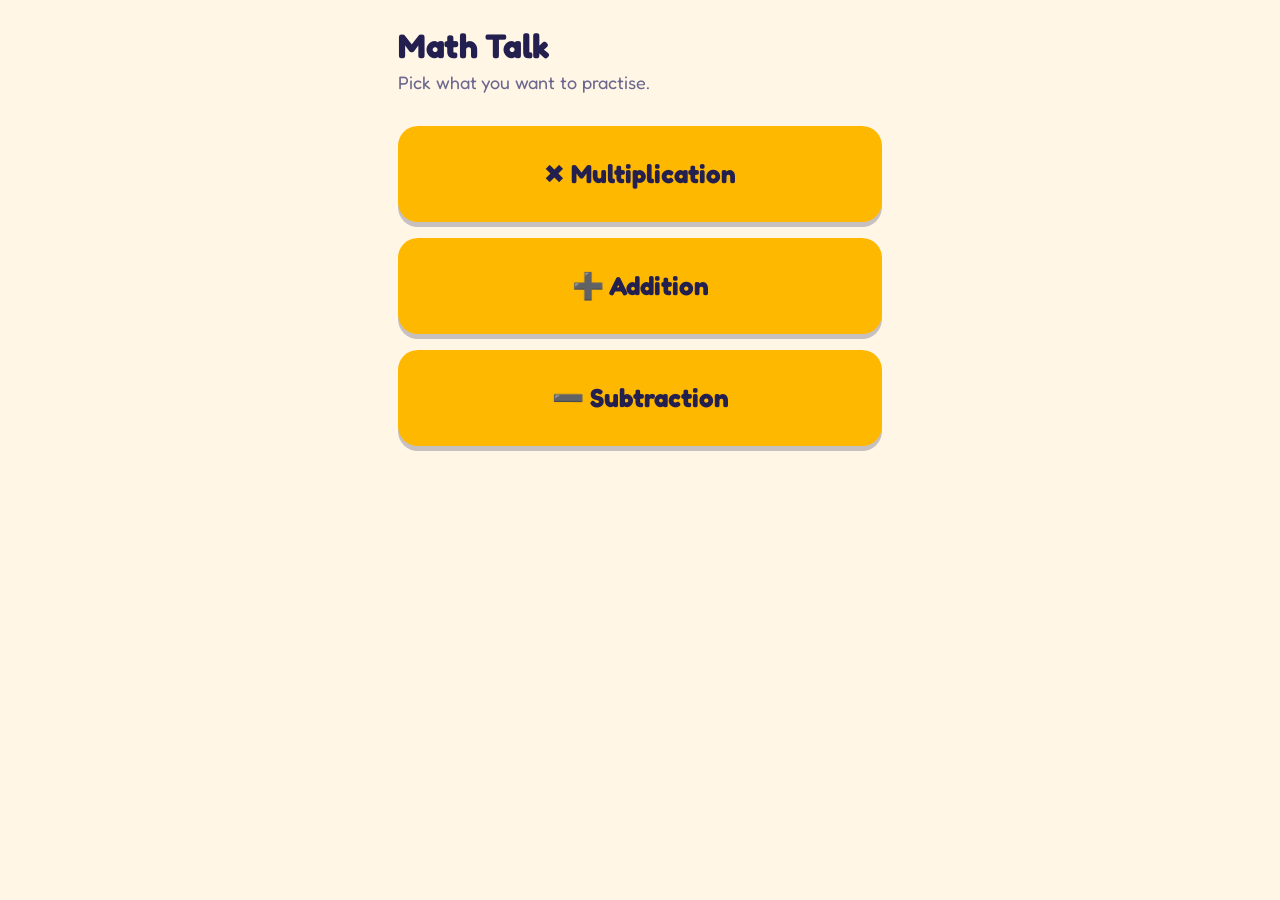
<file: index.html>
<!DOCTYPE html>
<html lang="en">
<head>
<meta charset="utf-8">
<meta name="viewport" content="width=device-width, initial-scale=1, viewport-fit=cover">
<meta name="apple-mobile-web-app-capable" content="yes">
<meta name="apple-mobile-web-app-title" content="Math Talk">
<title>Math Talk</title>
<link rel="preconnect" href="https://fonts.googleapis.com">
<link rel="preconnect" href="https://fonts.gstatic.com" crossorigin>
<link href="https://fonts.googleapis.com/css2?family=Fredoka:wght@400;500;600;700&display=swap" rel="stylesheet">
<link rel="stylesheet" href="style.css">
</head>
<body>
<main>

  <section class="screen on" aria-label="Home">
    <h1>Math Talk</h1>
    <p class="sub">Pick what you want to practise.</p>
    <div class="menu">
      <a class="btn" href="multiplication.html">✖️ Multiplication</a>
      <a class="btn" href="addition.html">➕ Addition</a>
      <a class="btn" href="subtraction.html">➖ Subtraction</a>
    </div>
  </section>

</main>
</body>
</html>
</file>
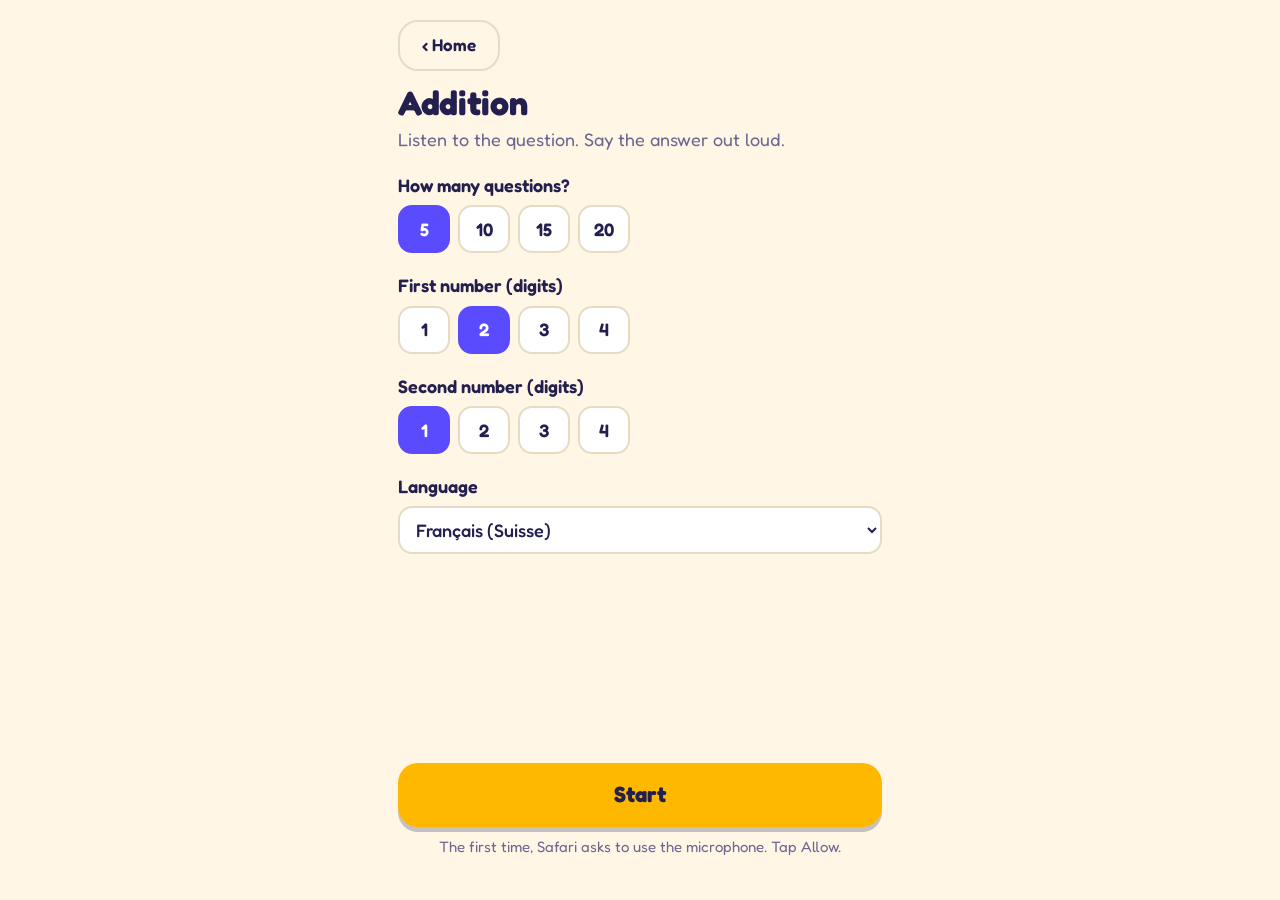
<file: addition.html>
<!DOCTYPE html>
<html lang="en">
<head>
<meta charset="utf-8">
<meta name="viewport" content="width=device-width, initial-scale=1, viewport-fit=cover">
<meta name="apple-mobile-web-app-capable" content="yes">
<meta name="apple-mobile-web-app-title" content="Math Talk">
<title>Math Talk · Addition</title>
<link rel="preconnect" href="https://fonts.googleapis.com">
<link rel="preconnect" href="https://fonts.gstatic.com" crossorigin>
<link href="https://fonts.googleapis.com/css2?family=Fredoka:wght@400;500;600;700&display=swap" rel="stylesheet">
<link rel="stylesheet" href="style.css">
</head>
<body data-mode="add">
<main>

  <!-- Setup -->
  <section id="s-setup" class="screen on" aria-label="Setup">
    <div class="tools" style="margin:0 0 6px"><a class="btn ghost" href="index.html">‹ Home</a></div>
    <h1>Addition</h1>
    <p class="sub">Listen to the question. Say the answer out loud.</p>

    <fieldset>
      <legend>How many questions?</legend>
      <div class="chips" id="countChips"></div>
    </fieldset>
    <fieldset>
      <legend>First number (digits)</legend>
      <div class="chips" id="digit1Chips"></div>
    </fieldset>
    <fieldset>
      <legend>Second number (digits)</legend>
      <div class="chips" id="digit2Chips"></div>
    </fieldset>
    <fieldset>
      <legend><label for="lang">Language</label></legend>
      <select id="lang">
        <option value="en-US">English</option>
        <option value="fr-CH">Français (Suisse)</option>
        <option value="fr-FR">Français (France)</option>
        <option value="vi-VN">Tiếng Việt</option>
      </select>
    </fieldset>

    <div style="flex:1"></div>
    <div class="warn" id="supportWarn"></div>
    <button class="btn" id="startBtn">Start</button>
    <p class="note">The first time, Safari asks to use the microphone. Tap Allow.</p>
  </section>

  <!-- Quiz -->
  <section id="s-quiz" class="screen" aria-label="Quiz">
    <div class="top">
      <button class="btn ghost" id="quitBtn" aria-label="Stop the quiz">Stop</button>
      <div class="bar" role="progressbar" aria-label="Progress"><i id="barFill"></i></div>
      <div class="count" id="count">1/10</div>
    </div>

    <div class="warn" id="micWarn"></div>

    <div class="card" id="card">
      <div class="q" id="q" aria-live="polite">7<span class="x">×</span>8</div>
      <div class="grid" id="dots" aria-hidden="true"></div>
    </div>

    <div class="micwrap">
      <button class="mic" id="mic" aria-label="Tap to answer by voice">
        <svg viewBox="0 0 24 24" fill="none" stroke="currentColor" stroke-width="2" stroke-linecap="round" stroke-linejoin="round" aria-hidden="true"><rect x="9" y="3" width="6" height="12" rx="3"/><path d="M5 11a7 7 0 0 0 14 0M12 18v3"/></svg>
      </button>
      <div class="status" id="status" aria-live="polite">&nbsp;</div>
      <div class="heard" id="heard">&nbsp;</div>
    </div>

    <form class="row" id="typeForm" onsubmit="return false">
      <input id="typed" type="text" inputmode="numeric" pattern="[0-9]*" autocomplete="off" placeholder="Or type the answer" aria-label="Type the answer">
      <button class="btn" id="typeGo" type="button">Answer</button>
    </form>

    <div class="tools">
      <button class="btn ghost" id="repeatBtn">Hear again</button>
      <button class="btn ghost" id="skipBtn">Skip</button>
    </div>
  </section>

  <!-- Result -->
  <section id="s-result" class="screen" aria-label="Result">
    <h1 style="text-align:center">All done!</h1>
    <div class="big" id="score">8/10</div>
    <div class="stars" id="stars" aria-hidden="true"></div>
    <p class="rtext" id="rtext"></p>
    <div class="miss" id="miss" style="display:none"></div>
    <div style="flex:1"></div>
    <button class="btn" id="againBtn">Play again</button>
    <div class="tools" style="justify-content:center"><button class="btn ghost" id="homeBtn">Change settings</button><a class="btn ghost" href="index.html">Home</a></div>
  </section>

</main>

<script src="app.js"></script>
</body>
</html>
</file>
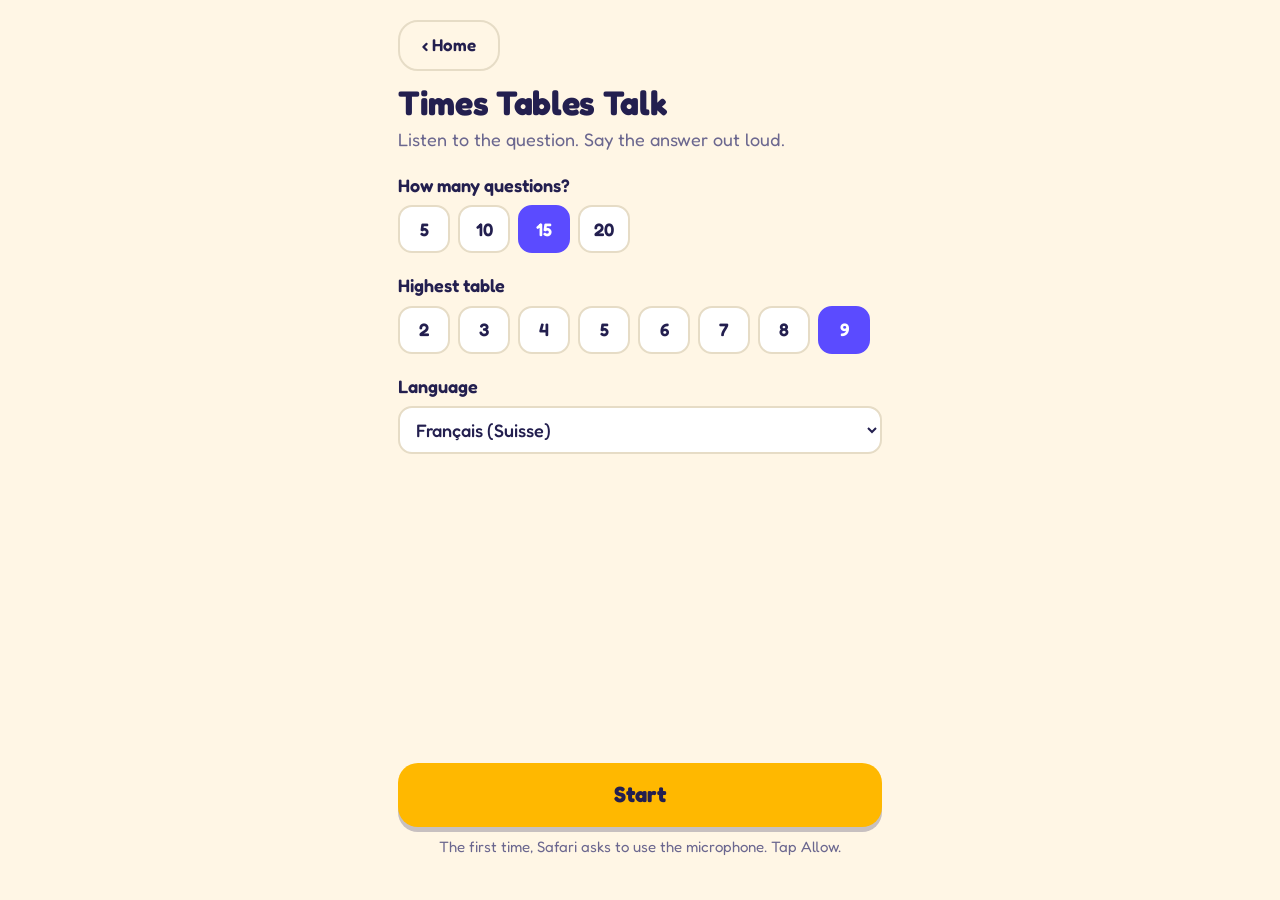
<file: multiplication.html>
<!DOCTYPE html>
<html lang="en">
<head>
<meta charset="utf-8">
<meta name="viewport" content="width=device-width, initial-scale=1, viewport-fit=cover">
<meta name="apple-mobile-web-app-capable" content="yes">
<meta name="apple-mobile-web-app-title" content="Math Talk">
<title>Math Talk · Multiplication</title>
<link rel="preconnect" href="https://fonts.googleapis.com">
<link rel="preconnect" href="https://fonts.gstatic.com" crossorigin>
<link href="https://fonts.googleapis.com/css2?family=Fredoka:wght@400;500;600;700&display=swap" rel="stylesheet">
<link rel="stylesheet" href="style.css">
</head>
<body data-mode="mul">
<main>

  <!-- Setup -->
  <section id="s-setup" class="screen on" aria-label="Setup">
    <div class="tools" style="margin:0 0 6px"><a class="btn ghost" href="index.html">‹ Home</a></div>
    <h1>Times Tables Talk</h1>
    <p class="sub">Listen to the question. Say the answer out loud.</p>

    <fieldset>
      <legend>How many questions?</legend>
      <div class="chips" id="countChips"></div>
    </fieldset>
    <fieldset>
      <legend>Highest table</legend>
      <div class="chips" id="maxChips"></div>
    </fieldset>
    <fieldset>
      <legend><label for="lang">Language</label></legend>
      <select id="lang">
        <option value="en-US">English</option>
        <option value="fr-CH">Français (Suisse)</option>
        <option value="fr-FR">Français (France)</option>
        <option value="vi-VN">Tiếng Việt</option>
      </select>
    </fieldset>

    <div style="flex:1"></div>
    <div class="warn" id="supportWarn"></div>
    <button class="btn" id="startBtn">Start</button>
    <p class="note">The first time, Safari asks to use the microphone. Tap Allow.</p>
  </section>

  <!-- Quiz -->
  <section id="s-quiz" class="screen" aria-label="Quiz">
    <div class="top">
      <button class="btn ghost" id="quitBtn" aria-label="Stop the quiz">Stop</button>
      <div class="bar" role="progressbar" aria-label="Progress"><i id="barFill"></i></div>
      <div class="count" id="count">1/10</div>
    </div>

    <div class="warn" id="micWarn"></div>

    <div class="card" id="card">
      <div class="q" id="q" aria-live="polite">7<span class="x">×</span>8</div>
      <div class="grid" id="dots" aria-hidden="true"></div>
    </div>

    <div class="micwrap">
      <button class="mic" id="mic" aria-label="Tap to answer by voice">
        <svg viewBox="0 0 24 24" fill="none" stroke="currentColor" stroke-width="2" stroke-linecap="round" stroke-linejoin="round" aria-hidden="true"><rect x="9" y="3" width="6" height="12" rx="3"/><path d="M5 11a7 7 0 0 0 14 0M12 18v3"/></svg>
      </button>
      <div class="status" id="status" aria-live="polite">&nbsp;</div>
      <div class="heard" id="heard">&nbsp;</div>
    </div>

    <form class="row" id="typeForm" onsubmit="return false">
      <input id="typed" type="text" inputmode="numeric" pattern="[0-9]*" autocomplete="off" placeholder="Or type the answer" aria-label="Type the answer">
      <button class="btn" id="typeGo" type="button">Answer</button>
    </form>

    <div class="tools">
      <button class="btn ghost" id="repeatBtn">Hear again</button>
      <button class="btn ghost" id="skipBtn">Skip</button>
    </div>
  </section>

  <!-- Result -->
  <section id="s-result" class="screen" aria-label="Result">
    <h1 style="text-align:center">All done!</h1>
    <div class="big" id="score">8/10</div>
    <div class="stars" id="stars" aria-hidden="true"></div>
    <p class="rtext" id="rtext"></p>
    <div class="miss" id="miss" style="display:none"></div>
    <div style="flex:1"></div>
    <button class="btn" id="againBtn">Play again</button>
    <div class="tools" style="justify-content:center"><button class="btn ghost" id="homeBtn">Change settings</button><a class="btn ghost" href="index.html">Home</a></div>
  </section>

</main>

<script src="app.js"></script>
</body>
</html>
</file>
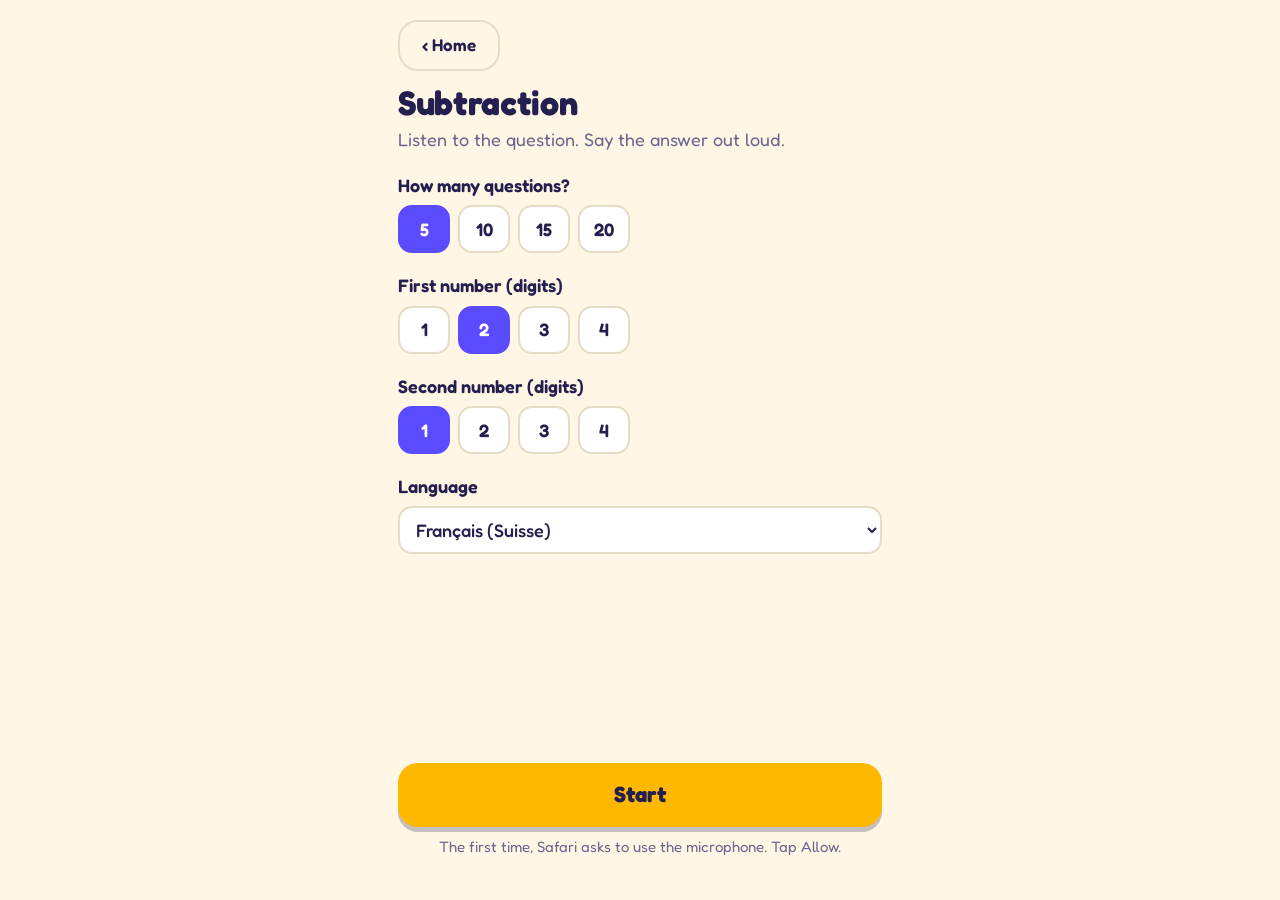
<file: subtraction.html>
<!DOCTYPE html>
<html lang="en">
<head>
<meta charset="utf-8">
<meta name="viewport" content="width=device-width, initial-scale=1, viewport-fit=cover">
<meta name="apple-mobile-web-app-capable" content="yes">
<meta name="apple-mobile-web-app-title" content="Math Talk">
<title>Math Talk · Subtraction</title>
<link rel="preconnect" href="https://fonts.googleapis.com">
<link rel="preconnect" href="https://fonts.gstatic.com" crossorigin>
<link href="https://fonts.googleapis.com/css2?family=Fredoka:wght@400;500;600;700&display=swap" rel="stylesheet">
<link rel="stylesheet" href="style.css">
</head>
<body data-mode="sub">
<main>

  <!-- Setup -->
  <section id="s-setup" class="screen on" aria-label="Setup">
    <div class="tools" style="margin:0 0 6px"><a class="btn ghost" href="index.html">‹ Home</a></div>
    <h1>Subtraction</h1>
    <p class="sub">Listen to the question. Say the answer out loud.</p>

    <fieldset>
      <legend>How many questions?</legend>
      <div class="chips" id="countChips"></div>
    </fieldset>
    <fieldset>
      <legend>First number (digits)</legend>
      <div class="chips" id="digit1Chips"></div>
    </fieldset>
    <fieldset>
      <legend>Second number (digits)</legend>
      <div class="chips" id="digit2Chips"></div>
    </fieldset>
    <fieldset>
      <legend><label for="lang">Language</label></legend>
      <select id="lang">
        <option value="en-US">English</option>
        <option value="fr-CH">Français (Suisse)</option>
        <option value="fr-FR">Français (France)</option>
        <option value="vi-VN">Tiếng Việt</option>
      </select>
    </fieldset>

    <div style="flex:1"></div>
    <div class="warn" id="supportWarn"></div>
    <button class="btn" id="startBtn">Start</button>
    <p class="note">The first time, Safari asks to use the microphone. Tap Allow.</p>
  </section>

  <!-- Quiz -->
  <section id="s-quiz" class="screen" aria-label="Quiz">
    <div class="top">
      <button class="btn ghost" id="quitBtn" aria-label="Stop the quiz">Stop</button>
      <div class="bar" role="progressbar" aria-label="Progress"><i id="barFill"></i></div>
      <div class="count" id="count">1/10</div>
    </div>

    <div class="warn" id="micWarn"></div>

    <div class="card" id="card">
      <div class="q" id="q" aria-live="polite">7<span class="x">×</span>8</div>
      <div class="grid" id="dots" aria-hidden="true"></div>
    </div>

    <div class="micwrap">
      <button class="mic" id="mic" aria-label="Tap to answer by voice">
        <svg viewBox="0 0 24 24" fill="none" stroke="currentColor" stroke-width="2" stroke-linecap="round" stroke-linejoin="round" aria-hidden="true"><rect x="9" y="3" width="6" height="12" rx="3"/><path d="M5 11a7 7 0 0 0 14 0M12 18v3"/></svg>
      </button>
      <div class="status" id="status" aria-live="polite">&nbsp;</div>
      <div class="heard" id="heard">&nbsp;</div>
    </div>

    <form class="row" id="typeForm" onsubmit="return false">
      <input id="typed" type="text" inputmode="numeric" pattern="[0-9]*" autocomplete="off" placeholder="Or type the answer" aria-label="Type the answer">
      <button class="btn" id="typeGo" type="button">Answer</button>
    </form>

    <div class="tools">
      <button class="btn ghost" id="repeatBtn">Hear again</button>
      <button class="btn ghost" id="skipBtn">Skip</button>
    </div>
  </section>

  <!-- Result -->
  <section id="s-result" class="screen" aria-label="Result">
    <h1 style="text-align:center">All done!</h1>
    <div class="big" id="score">8/10</div>
    <div class="stars" id="stars" aria-hidden="true"></div>
    <p class="rtext" id="rtext"></p>
    <div class="miss" id="miss" style="display:none"></div>
    <div style="flex:1"></div>
    <button class="btn" id="againBtn">Play again</button>
    <div class="tools" style="justify-content:center"><button class="btn ghost" id="homeBtn">Change settings</button><a class="btn ghost" href="index.html">Home</a></div>
  </section>

</main>

<script src="app.js"></script>
</body>
</html>
</file>
<file: style.css>
:root {
  --bg: #fff6e5;
  --panel: #ffffff;
  --ink: #231f4f;
  --muted: #6b678f;
  --line: #e6dcc6;
  --sun: #ffb800;
  --sun-ink: #231f4f;
  --good: #14a86b;
  --bad: #e5484d;
  --dot: #ff7a59;
  --dot-off: #f0e4cc;
  --accent: #5b4bff;
  --accent-ink: #ffffff;
  box-sizing: border-box;
  padding-top: env(safe-area-inset-top, 0px);
  padding-bottom: env(safe-area-inset-bottom, 0px);
}
@media (prefers-color-scheme: dark) {
  :root:not([data-theme="light"]) {
    --bg: #1a1745; --panel: #26225f; --ink: #fff6e5; --muted: #a9a5d6; --line: #3a3580;
    --sun: #ffc933; --good: #3ddc97; --bad: #ff6b6b; --dot: #ffc933; --dot-off: #343071;
    --accent: #8f84ff; --accent-ink: #1a1745;
  }
}
:root[data-theme="dark"] {
  --bg: #1a1745; --panel: #26225f; --ink: #fff6e5; --muted: #a9a5d6; --line: #3a3580;
  --sun: #ffc933; --good: #3ddc97; --bad: #ff6b6b; --dot: #ffc933; --dot-off: #343071;
  --accent: #8f84ff; --accent-ink: #1a1745;
}
* { box-sizing: border-box; -webkit-tap-highlight-color: transparent; }
html, body { height: 100%; margin: 0; }
html { scroll-padding-top: env(safe-area-inset-top, 0px); }
body {
  background: var(--bg); color: var(--ink);
  font-family: "Fredoka", ui-rounded, "SF Pro Rounded", system-ui, -apple-system, sans-serif;
  font-size: 18px; line-height: 1.35;
  overflow-x: hidden;
}
main { max-width: 520px; margin: 0 auto; padding: 20px 18px 28px; min-height: 100%; display: flex; flex-direction: column; }
h1 { font-size: 34px; line-height: 1.05; margin: 8px 0 6px; font-weight: 700; letter-spacing: -0.01em; }
p.sub { margin: 0 0 22px; color: var(--muted); }
.screen { display: none; flex: 1; flex-direction: column; }
.screen.on { display: flex; }
.menu { display: flex; flex-direction: column; gap: 16px; margin-top: 10px; }
.menu .btn { min-height: 96px; font-size: 26px; }
.q.long { font-size: clamp(44px, 15vw, 72px); }

fieldset { border: 0; padding: 0; margin: 0 0 20px; }
legend { font-weight: 600; margin-bottom: 8px; padding: 0; }
.chips { display: flex; flex-wrap: wrap; gap: 8px; }
.chip {
  font: inherit; font-weight: 600; color: var(--ink); background: var(--panel);
  border: 2px solid var(--line); border-radius: 14px; min-width: 52px; min-height: 48px; padding: 6px 14px;
  cursor: pointer;
}
.chip[aria-pressed="true"] { background: var(--accent); color: var(--accent-ink); border-color: var(--accent); }
select {
  font: inherit; font-weight: 500; color: var(--ink); background: var(--panel);
  border: 2px solid var(--line); border-radius: 14px; min-height: 48px; padding: 6px 12px; width: 100%;
}
.btn {
  font: inherit; font-weight: 700; font-size: 22px; border: 0; border-radius: 20px;
  background: var(--sun); color: var(--sun-ink); min-height: 64px; padding: 12px 22px; width: 100%;
  box-shadow: 0 5px 0 rgba(35,31,79,.25); cursor: pointer;
}
.btn:active { transform: translateY(3px); box-shadow: 0 2px 0 rgba(35,31,79,.25); }
.btn.ghost {
  background: transparent; color: var(--ink); box-shadow: none; border: 2px solid var(--line);
  font-size: 17px; min-height: 48px; font-weight: 600; width: auto;
}
:focus-visible { outline: 3px solid var(--accent); outline-offset: 2px; }

/* quiz */
.top { display: flex; align-items: center; gap: 12px; margin-bottom: 14px; }
.bar { flex: 1; height: 14px; background: var(--dot-off); border-radius: 99px; overflow: hidden; }
.bar > i { display: block; height: 100%; width: 0; background: var(--good); border-radius: 99px; transition: width .4s; }
.count { font-weight: 600; color: var(--muted); min-width: 56px; text-align: right; }

.card {
  background: var(--panel); border: 2px solid var(--line); border-radius: 28px;
  padding: 18px 16px 16px; text-align: center; margin-bottom: 16px;
}
.q { font-size: clamp(64px, 22vw, 96px); font-weight: 700; line-height: 1; letter-spacing: -0.02em; margin: 4px 0 10px; }
.q span.x { color: var(--dot); padding: 0 .12em; }
.grid { display: grid; gap: 4px; justify-content: center; margin: 0 auto; }
.grid i { width: clamp(10px, 3.4vw, 15px); aspect-ratio: 1; border-radius: 50%; background: var(--dot); }
.card.bad { animation: shake .35s; }
.card.good { border-color: var(--good); }
@keyframes shake { 20%{transform:translateX(-8px)} 40%{transform:translateX(8px)} 60%{transform:translateX(-5px)} 80%{transform:translateX(5px)} }
@media (prefers-reduced-motion: reduce) { .card.bad { animation: none; } .bar > i { transition: none; } .mic.listen::after { animation: none; } }

.micwrap { display: flex; flex-direction: column; align-items: center; gap: 8px; margin: 4px 0 14px; }
.mic {
  position: relative; width: 84px; height: 84px; border-radius: 50%;
  background: var(--accent); color: var(--accent-ink); display: grid; place-items: center; border: 0; cursor: pointer;
}
.mic svg { width: 38px; height: 38px; }
.mic.listen { background: var(--good); color: #fff; }
.mic.listen::after {
  content: ""; position: absolute; inset: -10px; border-radius: 50%; border: 4px solid var(--good); opacity: .6;
  animation: pulse 1.2s ease-out infinite;
}
@keyframes pulse { from { transform: scale(.85); opacity: .8; } to { transform: scale(1.25); opacity: 0; } }
.status { font-weight: 600; min-height: 1.4em; text-align: center; }
.heard { color: var(--muted); min-height: 1.4em; text-align: center; }

.row { display: flex; gap: 10px; align-items: center; }
.row input {
  flex: 1; min-width: 0; font: inherit; font-size: 22px; font-weight: 600; text-align: center; color: var(--ink);
  background: var(--panel); border: 2px solid var(--line); border-radius: 14px; min-height: 52px; padding: 4px 10px;
}
.row .btn { width: auto; min-height: 52px; font-size: 18px; padding: 8px 20px; box-shadow: none; }
.tools { display: flex; justify-content: space-between; gap: 10px; margin-top: 12px; }
.note { color: var(--muted); font-size: 15px; margin-top: 10px; text-align: center; }
.warn { background: var(--panel); border: 2px solid var(--bad); border-radius: 14px; padding: 10px 12px; margin-bottom: 14px; display: none; font-size: 16px; }

/* result */
.big { font-size: 88px; font-weight: 700; line-height: 1; margin: 10px 0 4px; text-align: center; }
.stars { text-align: center; font-size: 40px; letter-spacing: 6px; margin-bottom: 8px; }
.rtext { text-align: center; color: var(--muted); margin: 0 0 24px; }
.miss { background: var(--panel); border: 2px solid var(--line); border-radius: 18px; padding: 12px 16px; margin-bottom: 22px; }
.miss b { display: block; margin-bottom: 4px; }
.miss span { display: inline-block; margin: 2px 10px 2px 0; font-weight: 600; }

/* links styled as buttons (landing page, Home links) */
a.btn { display: flex; align-items: center; justify-content: center; text-decoration: none; }
</file>
